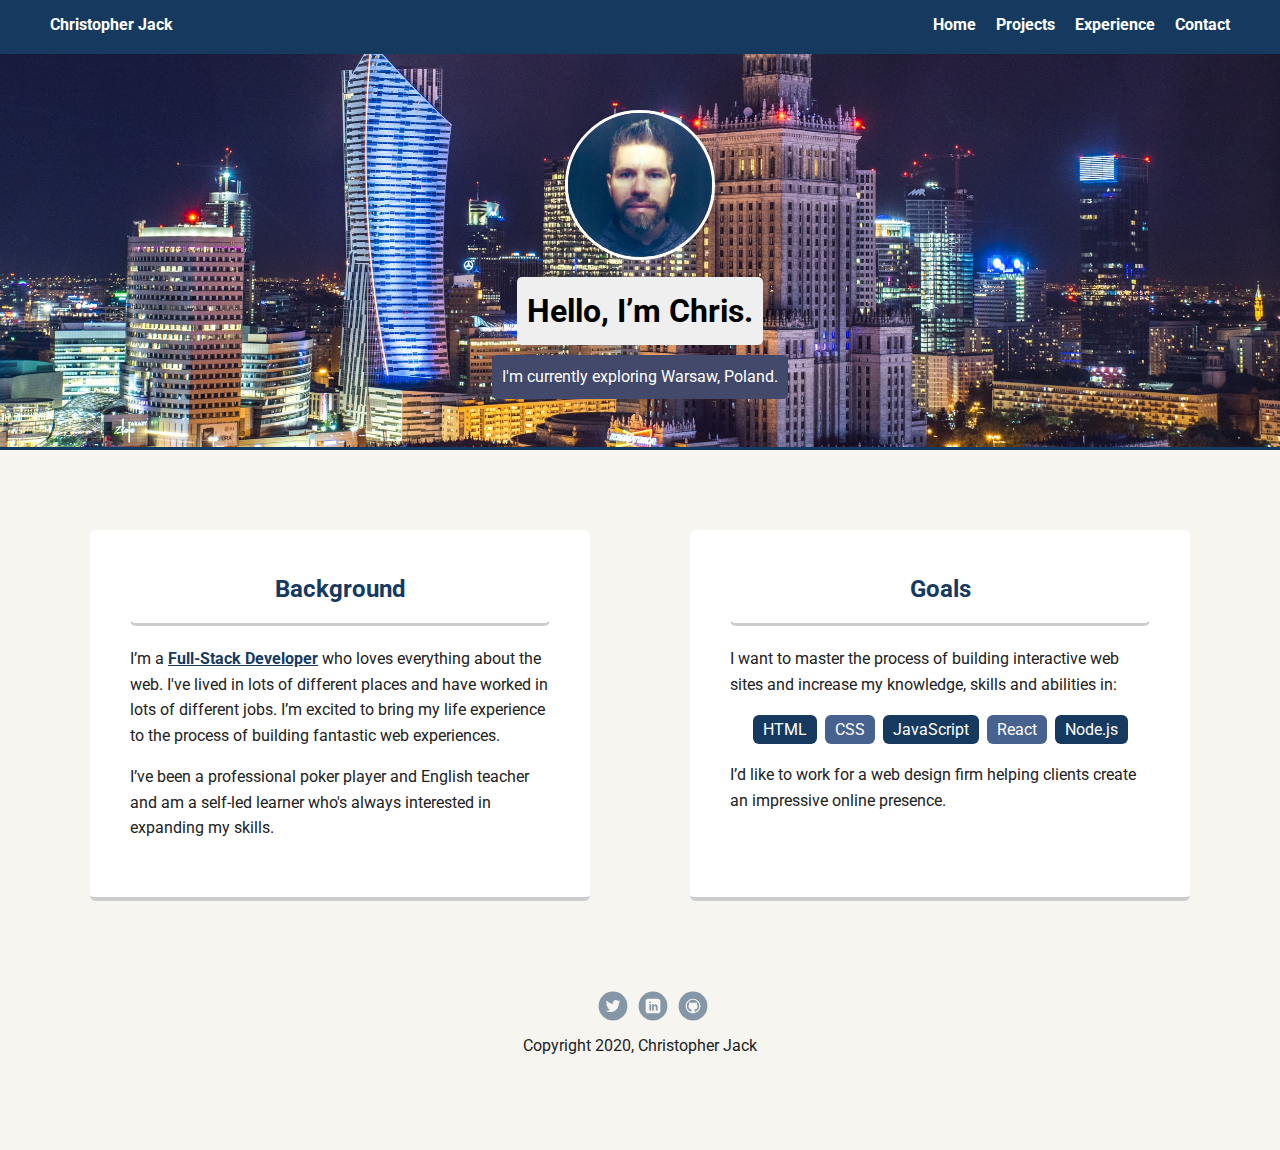
<file: index.html>
<!doctype html>
<html lang="en">
<head>
  <meta charset="utf-8">
  <title>Christopher Jack | Be Nimble, Be Quick</title>
  <meta name="viewport" content="width=device-width, initial-scale=1.0">
  <link rel="stylesheet" href="styles.css">
  <link href="https://fonts.googleapis.com/css?family=Muli%7CRoboto:400,300,500,700,900" rel="stylesheet">
</head>

  <body>

    <nav class="main-nav">
        <ul class="nav">
          <li class="name">Christopher Jack</li>
          <li><a href="#">Home</a></li>
          <li><a href="projects.html">Projects</a></li>
          <li><a href="resume.html">Experience</a></li>
          <li><a href="contact.html">Contact</a></li>
        </ul>
      </nav>

    <header>
      <img src="images/profilebase.jpg" alt="Christopher Jack, Full-Stack Developer" class="profile-image">
      <h1 class="tag name">Hello, I’m Chris.</h1>
      <p class="tag location">I'm currently exploring Warsaw, Poland.</p>
    </header>

    <main class="flex">
      <section class="card">
        <h2 class="card-title">Background</h2>
        <p>I’m a <a href="https://www.w3schools.com/whatis/whatis_fullstack.asp" target="_blank"><strong>Full-Stack Developer</strong></a> who loves everything about the web. I've lived in lots of different places and have worked in lots of different jobs. I’m excited to bring my life experience to the process of building fantastic web experiences.</p>
        <p>I’ve been a professional poker player and English teacher and am a self-led learner who's always interested in expanding my skills.</p>
      </section>

      <section class="card">
        <h2 class="card-title">Goals</h2>
        <p>I want to master the process of building interactive web sites and increase my knowledge, skills and abilities in:</p>
        <ul class="skills">
          <li>HTML</li>
          <li>CSS</li>
          <li>JavaScript</li>
          <li>React</li>
          <li>Node.js</li>
        </ul>
        <p>I’d like to work for a web design firm helping clients create an impressive online presence.</p>
      </section>

    </main>
    <footer>
      <ul>
        <li><a href="https://twitter.com/BNimble_BQuick" target="_blank" class="social twitter">Twitter</a></li>
        <li><a href="https://www.linkedin.com/in/christophercjack/" target="_blank" class="social linkedin">LinkedIn</a></li>
        <li><a href="https://github.com/ChristopherJack" target="_blank" class="social github">Github</a></li>
      </ul>
      <p class="copyright">Copyright 2020, Christopher Jack</p>
    </footer>
  </body>
  </html>
</file>
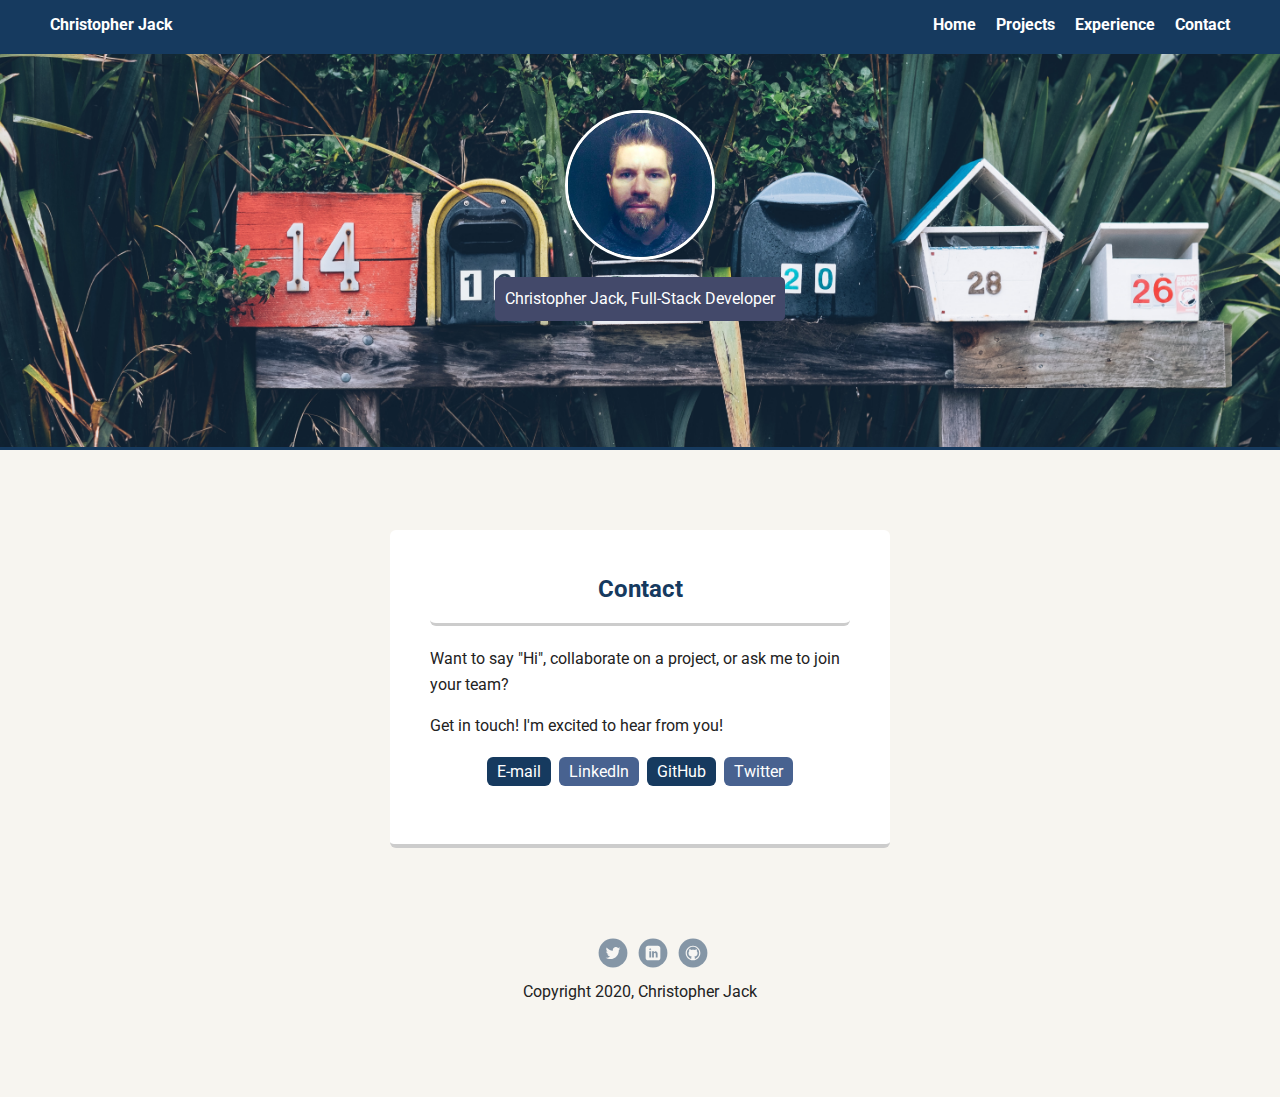
<file: contact.html>
<!DOCTYPE html>
<html lang="en">

<head>
    <meta charset="UTF-8">
    <meta name="viewport" content="width=device-width, initial-scale=1.0">
    <meta http-equiv="X-UA-Compatible" content="ie=edge">
    <link rel="stylesheet" href="contact.css">
    <link href="https://fonts.googleapis.com/css?family=Muli%7CRoboto:400,300,500,700,900" rel="stylesheet">
    <title>Christopher Jack | Contact</title>
</head>

<body>

    <nav class="main-nav">
        <ul class="nav">
            <li class="name">Christopher Jack</li>
            <li><a href="index.html">Home</a></li>
            <li><a href="projects.html">Projects</a></li>
            <li><a href="resume.html">Experience</a></li>
            <li><a href="#">Contact</a></li>
        </ul>
    </nav>

    <header>
        <img src="images/profilebase.jpg" alt="Christopher Jack, Full-Stack Developer" class="profile-image">
        <p class="title">Christopher Jack, Full-Stack Developer</p>
    </header>
    <main class="flex">

        <section class="card">
            <h2 class="card-title">Contact</h2>
            <p>Want to say "Hi", collaborate on a project, or ask me to join your team?</p>
            <p>Get in touch! I'm excited to hear from you!</p>
            <ul class="contact">
                <li><a href="mailto:cj138@student.london.ac.uk?Subject=Employment%20Opportunity">E-mail</a></li>
                <li><a href="https://www.linkedin.com/in/christophercjack/" target="_blank">LinkedIn</a></li>
                <li><a href="https://github.com/ChristopherJack" target="_blank">GitHub</a></li>
                <li><a href="https://twitter.com/BNimble_BQuick" target="_blank">Twitter</a></li>
            </ul>
        </section>

    </main>
    <footer>
        <ul>
            <li><a href="https://twitter.com/BNimble_BQuick" target="_blank" class="social twitter">Twitter</a></li>
            <li><a href="https://www.linkedin.com/in/christophercjack/" target="_blank"
                    class="social linkedin">LinkedIn</a></li>
            <li><a href="https://github.com/ChristopherJack" target="_blank" class="social github">Github</a></li>
        </ul>
        <p class="copyright">Copyright 2020, Christopher Jack</p>
    </footer>
</body>

</html>
</file>
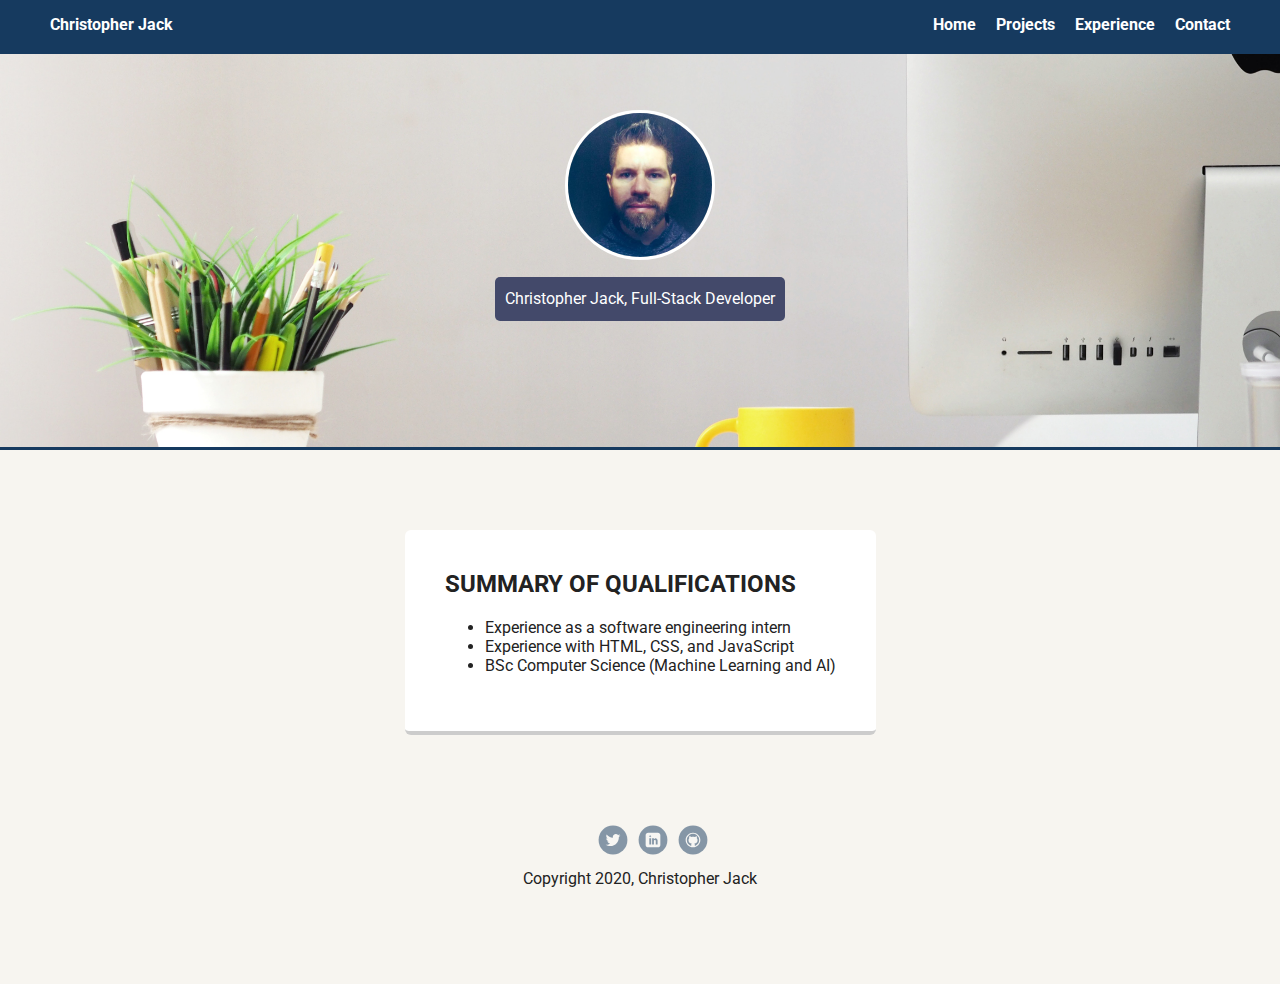
<file: resume.html>
<!DOCTYPE html>
<html lang="en">

<head>
    <meta charset="UTF-8">
    <meta name="viewport" content="width=device-width, initial-scale=1.0">
    <meta http-equiv="X-UA-Compatible" content="ie=edge">
    <link rel="stylesheet" href="resume.css">
    <link href="https://fonts.googleapis.com/css?family=Muli%7CRoboto:400,300,500,700,900" rel="stylesheet">
    <title>Christopher Jack | Resume</title>
</head>

<body>

    <nav class="main-nav">
        <ul class="nav">
            <li class="name">Christopher Jack</li>
            <li><a href="index.html">Home</a></li>
            <li><a href="projects.html">Projects</a></li>
            <li><a href="#">Experience</a></li>
            <li><a href="contact.html">Contact</a></li>
        </ul>
    </nav>

    <header>
        <img src="images/profilebase.jpg" alt="Christopher Jack, Full-Stack Developer" class="profile-image">
        <p class="title">Christopher Jack, Full-Stack Developer</p>
    </header>
    <main class="flex">
    <section class="summary">
        <h2 class="section-title">Summary of Qualifications</h2>
        <ul>
            <li>Experience as a software engineering intern</li>
            <li>Experience with HTML, CSS, and JavaScript</li>
            <li>BSc Computer Science (Machine Learning and AI)</li>
        </ul>
    </section>

    </main>
    <footer>
            <ul>
              <li><a href="https://twitter.com/BNimble_BQuick" target="_blank" class="social twitter">Twitter</a></li>
              <li><a href="https://www.linkedin.com/in/christophercjack/" target="_blank" class="social linkedin">LinkedIn</a></li>
              <li><a href="https://github.com/ChristopherJack" target="_blank" class="social github">Github</a></li>
            </ul>
            <p class="copyright">Copyright 2020, Christopher Jack</p>
          </footer>
</body>

</html>
</file>
<file: styles.css>
/* Global Layout Set-up */
* {
  box-sizing: border-box;
}

body {
  margin: 0;
  padding: 0;
  text-align: center;
  font-family: "Roboto", sans-serif;
  color: #222;
  background: #f7f5f0;
}
/* Link Styles */

a {
  text-decoration: none;
  color: #fff;
}
a:hover {
  color: #6633ff;
}

/* Section Styles */

.main-nav {
  width: 100%;
  background: #163a5f;
  min-height: 30px;
  padding: 10px;
  position: fixed;
  text-align: center;
}
.nav {
  display: flex;
  justify-content: space-around;
  font-weight: 700;
  list-style-type: none;
  margin: 0 auto;
  padding: 0;
}
.nav .name {
  display: none;
}
.nav li {
  padding: 5px 10px 10px 10px;
}
.nav a {
  transition: all 0.5s;
}
.nav a:hover {
  color: #d2bdab;
}

header {
  text-align: center;
  background: url("images/kamil-gliwinski-xcPw1-5OHTk-unsplash.jpg") no-repeat center
    center;
  background-size: cover;
  border-bottom: #163a5f solid 3px;
  overflow: hidden;
  padding-top: 60px;
}
header {
  line-height: 1.5;
}
header .profile-image {
  margin-top: 50px;
  width: 150px;
  height: 150px;
  border-radius: 50%;
  border: 3px solid white;
  transition: all 0.5s;
}
header .profile-image:hover {
  transform: scale(1.25) rotate(1080deg);
}
.tag {
  background-color: #efefef;
  color: black;
  padding: 10px;
  border-radius: 5px;
  display: table;
  margin: 10px auto;
}
.location {
  background-color: #43496a;
  color: white;
}
.card {
  margin: 30px;
  padding: 20px 40px 40px;
  max-width: 500px;
  text-align: left;
  background: #fff;
  border-bottom: 4px solid #ccc;
  border-radius: 6px;
}
.card:hover {
  border-color: #163a5f;
}

.card-title {
  margin-top: 15px;
  padding: 10px 20px 20px;
  text-align: center;
  color: #163a5f;
  border-bottom: #ccc solid 3px;
  border-radius: 6px;
}

.card a {
  text-decoration: underline;
  color: #163a5f;
}

.card a:hover {
  color: #d2bdab;
}

ul.skills {
  padding: 0;
  text-align: center;
}

.skills li {
  border-radius: 6px;
  display: inline-block;
  background: #486290;
  color: white;
  padding: 5px 10px;
  margin: 2px;
}

.skills li:nth-child(odd) {
  background: #163a5f;
}

footer {
  width: 100%;
  min-height: 30px;
  padding: 20px 0 40px 20px;
}

footer .copyright {
  top: -8px;
  margin-right: 20px;
  font-size: 0.75em;
}

footer ul {
  list-style-type: none;
  margin: 0;
  padding: 0;
}

footer ul li {
  display: inline-block;
}

a.social {
  display: inline-block;
  text-indent: -9999px;
  margin-left: 5px;
  width: 30px;
  height: 30px;
  background-size: 30px 30px;
  opacity: 0.5;
  transition: all 0.25s;
}
a.twitter {
  background-image: url(images/twitter.svg);
}
a.linkedin {
  background-image: url(images/linkedin.svg);
}
a.github {
  background-image: url(images/github.svg);
}
a.social:hover {
  opacity: 1;
  transform: scale(1.25);
}
.clearfix {
  clear: both;
}

/* Styles for larger screens */
@media screen and (min-width: 720px) {
  .flex {
    display: flex;
    max-width: 1200px;
    justify-content: space-around;
    margin: 0 auto;
  }

  header {
    min-height: 450px;
  }

  .nav {
    max-width: 1200px;
  }

  .nav .name {
    display: block;
    margin-right: auto;
    color: white;
  }

  main {
    padding-top: 50px;
  }

  main p {
    line-height: 1.6em;
  }

  footer {
    font-size: 1.3em;
    max-width: 1200px;
    margin: 40px auto;
  }
}
</file>
<file: contact.css>
/* Global Layout Set-up */
* { 
    box-sizing: border-box;
  }
    
  body {
    margin: 0;
    padding: 0;
    text-align: left;
    font-family: 'Roboto', sans-serif;
    color: #222;
    background: #f7f5f0;
  }
  /* Link Styles */
  a {
    text-decoration: none;
    color: #fff;
  }
  a:hover {
    color: #D2BDAB;
  }

  /* Section Styles */
.main-nav {
    width: 100%;
    background: #163A5F;
    min-height: 30px;
    padding: 10px;
    position: fixed;
    text-align: center;
  }
  .nav {
    display: flex;
    justify-content: space-around;
    font-weight: 700;
    list-style-type: none;
    margin: 0 auto;
    padding: 0;
  }
  .nav .name {
    display: none;
  }
  .nav li {
    padding: 5px 10px 10px 10px;
  }
  .nav a {
    transition: all .5s;
  }
  .nav a:hover {
    color: #D2BDAB;
  }

  header {
    text-align: center;
    background: url('images/mathyas-kurmann-fb7yNPbT0l8-unsplash.jpg') no-repeat center center;
    background-size: cover;
    border-bottom: #163A5F solid 3px;
    overflow: hidden;
    padding-top: 60px;
  }
  header {
    line-height: 1.5;
  }
  header .profile-image {
    margin-top: 50px;
    width: 150px;
    height: 150px;
    border: 3px solid white;
    border-radius: 50%;
    transition: all .5s;
  }

  .title {
    background-color: #43496A;
    color: white;
    padding: 10px;
    border-radius: 5px;
    display: table;
    margin: 10px auto;
  } 

.section-title {
    text-transform: uppercase;
}

.card {
  margin: 30px;
  padding: 20px 40px 40px;
  max-width: 500px;
  text-align: left;
  background: #fff;
  border-bottom: 4px solid #ccc;
  border-radius: 6px;
}
.card:hover {
  border-color: #163A5F;
}

.card-title {
  margin-top: 15px;
  padding: 10px 20px 20px;
  text-align: center;
  color: #163A5F;
  border-bottom: #ccc solid 3px;
  border-radius: 6px;
}

ul.contact {
    padding: 0;
    text-align: center;
  }
  
  .contact li {
    border-radius: 6px;
    display: inline-block;
    background: #486290;
    color: white;
    padding: 5px 10px;
    margin: 2px;
  }
  
  .contact li:nth-child(odd) {
    background: #163A5F;
  }

.card a {
  text-decoration: none;
}

.card a:hover {
  color: #D2BDAB;
}

footer {
    text-align: center;
    width: 100%;
    min-height: 30px;
    padding: 20px 0 40px 20px;
  }
  
  footer .copyright {
    top: -8px;
    margin-right: 20px;
    font-size: .75em;
  }
  
  footer ul {
    list-style-type: none;
    margin: 0;
    padding: 0;
  }
  
  footer ul li {
    display: inline-block;
  }
  
  a.social {
    display: inline-block;
    text-indent: -9999px;
    margin-left: 5px;
    width: 30px;
    height: 30px;
    background-size: 30px 30px;
    opacity: .5;
    transition: all .25s;
  }
  a.twitter {
    background-image: url(images/twitter.svg);
  }
  a.linkedin {
    background-image: url(images/linkedin.svg);
  }
  a.github {
    background-image: url(images/github.svg);
  }
  a.social:hover {
    opacity: 1;
    transform: scale(1.25);
  }
  .clearfix {
    clear: both;
  }

/* Styles for larger screens */
@media screen and (min-width: 720px) {
  
    .flex {
        display: flex;
        max-width: 1200px;
        justify-content: space-around;
        margin: 0 auto;
    }
  
    header {
      min-height: 450px;
    }
  
    .nav {
      max-width: 1200px;
    }
  
    .nav .name {
      display: block;
      margin-right: auto;
      color: white;
    }
  
    main {
      padding-top: 50px;
    }
  
    main p {
      line-height: 1.6em;
    }
  
    footer {
      font-size: 1.3em;
      max-width: 1200px;
      margin: 40px auto;
    }
  
  }
</file>
<file: resume.css>
/* Global Layout Set-up */
* { 
    box-sizing: border-box;
  }
    
  body {
    margin: 0;
    padding: 0;
    text-align: left;
    font-family: 'Roboto', sans-serif;
    color: #222;
    background: #f7f5f0;
  }
  /* Link Styles */
  a {
    text-decoration: none;
    color: #fff;
  }
  a:hover {
    color: #D2BDAB;
  }

  /* Section Styles */
.main-nav {
    width: 100%;
    background: #163A5F;
    min-height: 30px;
    padding: 10px;
    position: fixed;
    text-align: center;
  }
  .nav {
    display: flex;
    justify-content: space-around;
    font-weight: 700;
    list-style-type: none;
    margin: 0 auto;
    padding: 0;
  }
  .nav .name {
    display: none;
  }
  .nav li {
    padding: 5px 10px 10px 10px;
  }
  .nav a {
    transition: all .5s;
  }
  .nav a:hover {
    color: #D2BDAB;
  }

  header {
    text-align: center;
    background: url('images/georgie-cobbs-bKjHgo_Lbpo-unsplash.jpg') no-repeat center center;
    background-size: cover;
    border-bottom: #163A5F solid 3px;
    overflow: hidden;
    padding-top: 60px;
  }
  header {
    line-height: 1.5;
  }
  header .profile-image {
    margin-top: 50px;
    width: 150px;
    height: 150px;
    border: 3px solid white;
    border-radius: 50%;
    transition: all .5s;
  }

  .title {
    background-color: #43496A;
    color: white;
    padding: 10px;
    border-radius: 5px;
    display: table;
    margin: 10px auto;
  } 

.section-title {
    text-transform: uppercase;
}

.summary {
  margin: 30px;
  padding: 20px 40px 40px;
  max-width: 500px;
  text-align: left;
  background: #fff;
  border-bottom: 4px solid #ccc;
  border-radius: 6px;
}

.summary:hover {
  border-color: #163A5F;
}

.card {
  margin: 30px;
  padding: 20px 40px 40px;
  max-width: 500px;
  text-align: left;
  background: #fff;
  border-bottom: 4px solid #ccc;
  border-radius: 6px;
}
.card:hover {
  border-color: #163A5F;
}

.card-title {
  margin-top: 15px;
  padding: 10px 20px 20px;
  text-align: center;
  color: #163A5F;
  border-bottom: #ccc solid 3px;
  border-radius: 6px;
}

.card a {
  text-decoration: underline;
  color: #163A5F;
}

.card a:hover {
  color: #D2BDAB;
}

footer {
    text-align: center;
    width: 100%;
    min-height: 30px;
    padding: 20px 0 40px 20px;
  }
  
  footer .copyright {
    top: -8px;
    margin-right: 20px;
    font-size: .75em;
  }
  
  footer ul {
    list-style-type: none;
    margin: 0;
    padding: 0;
  }
  
  footer ul li {
    display: inline-block;
  }
  
  a.social {
    display: inline-block;
    text-indent: -9999px;
    margin-left: 5px;
    width: 30px;
    height: 30px;
    background-size: 30px 30px;
    opacity: .5;
    transition: all .25s;
  }
  a.twitter {
    background-image: url(images/twitter.svg);
  }
  a.linkedin {
    background-image: url(images/linkedin.svg);
  }
  a.github {
    background-image: url(images/github.svg);
  }
  a.social:hover {
    opacity: 1;
    transform: scale(1.25);
  }
  .clearfix {
    clear: both;
  }

/* Styles for larger screens */
@media screen and (min-width: 720px) {
  
    .flex {
        display: flex;
        max-width: 1200px;
        justify-content: space-around;
        margin: 0 auto;
    }
  
    header {
      min-height: 450px;
    }
  
    .nav {
      max-width: 1200px;
    }
  
    .nav .name {
      display: block;
      margin-right: auto;
      color: white;
    }
  
    main {
      padding-top: 50px;
    }
  
    main p {
      line-height: 1.6em;
    }
  
    footer {
      font-size: 1.3em;
      max-width: 1200px;
      margin: 40px auto;
    }
  
  }
</file>
